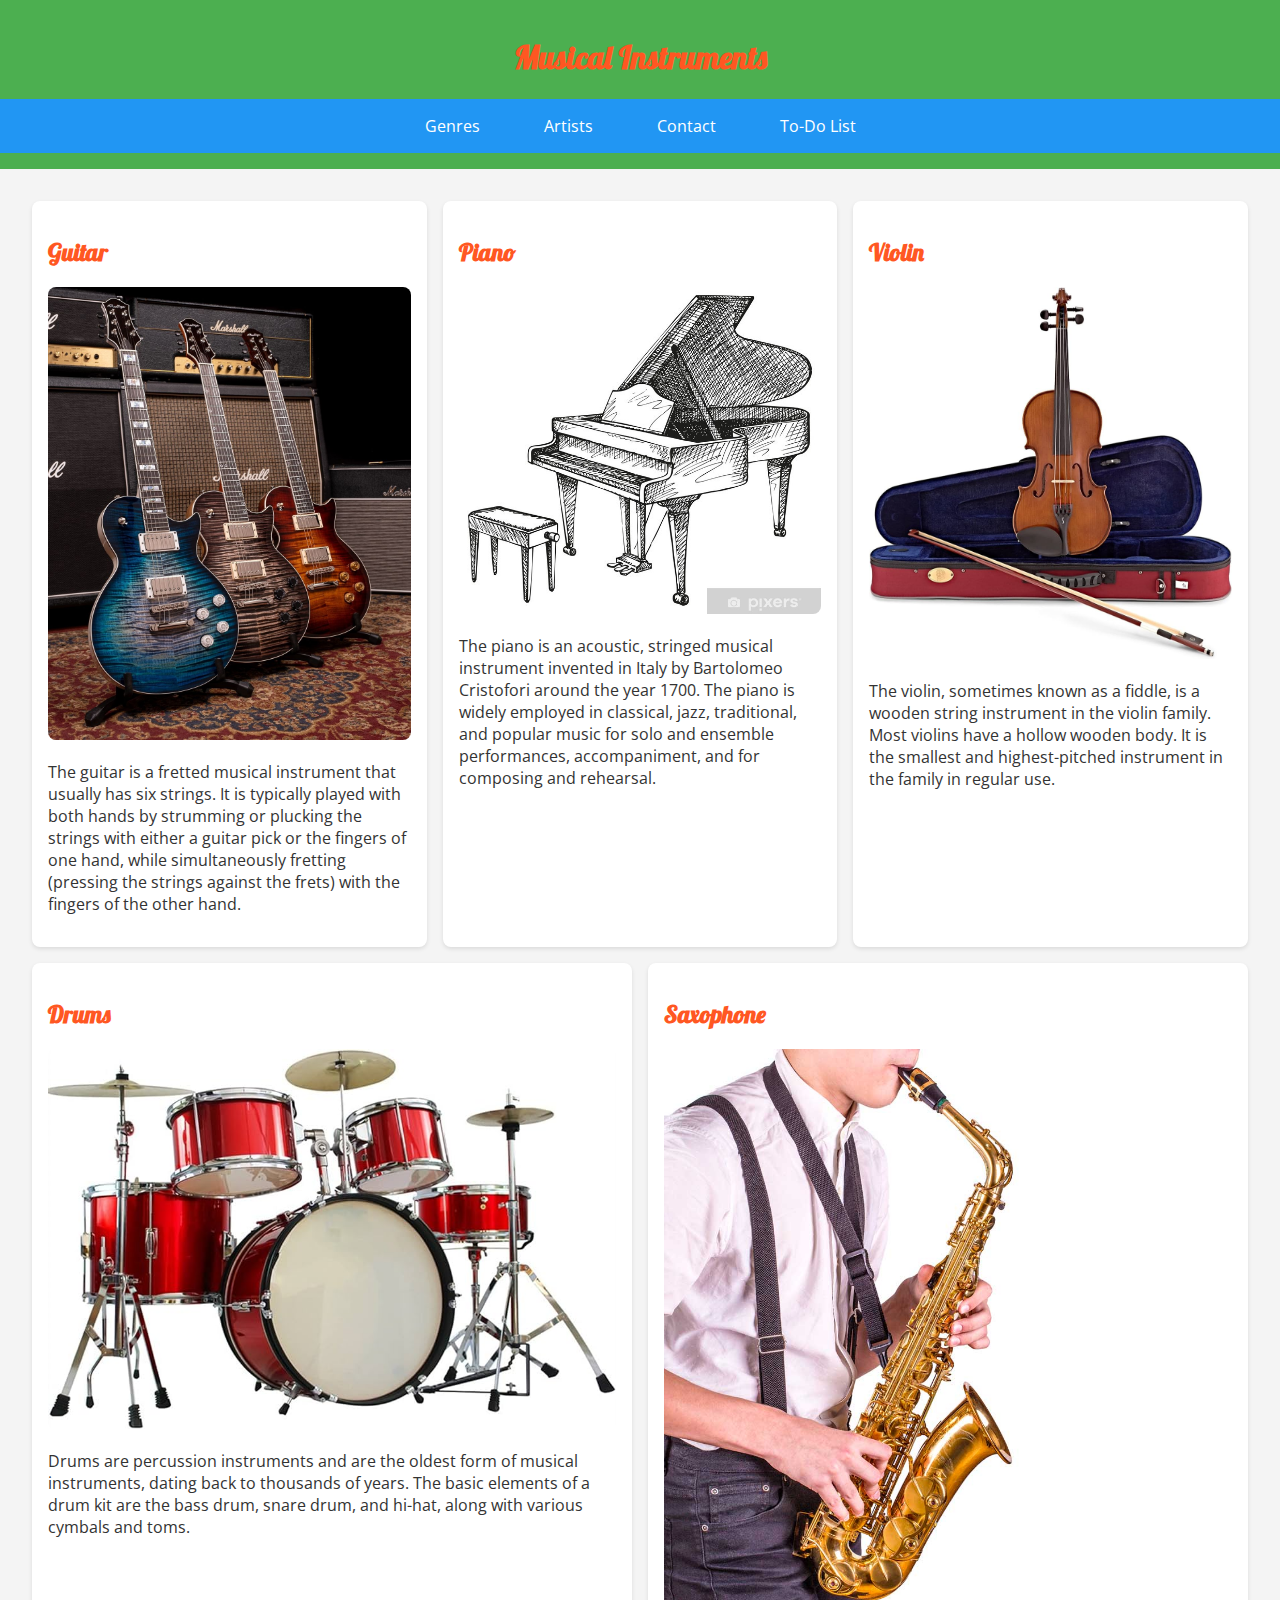
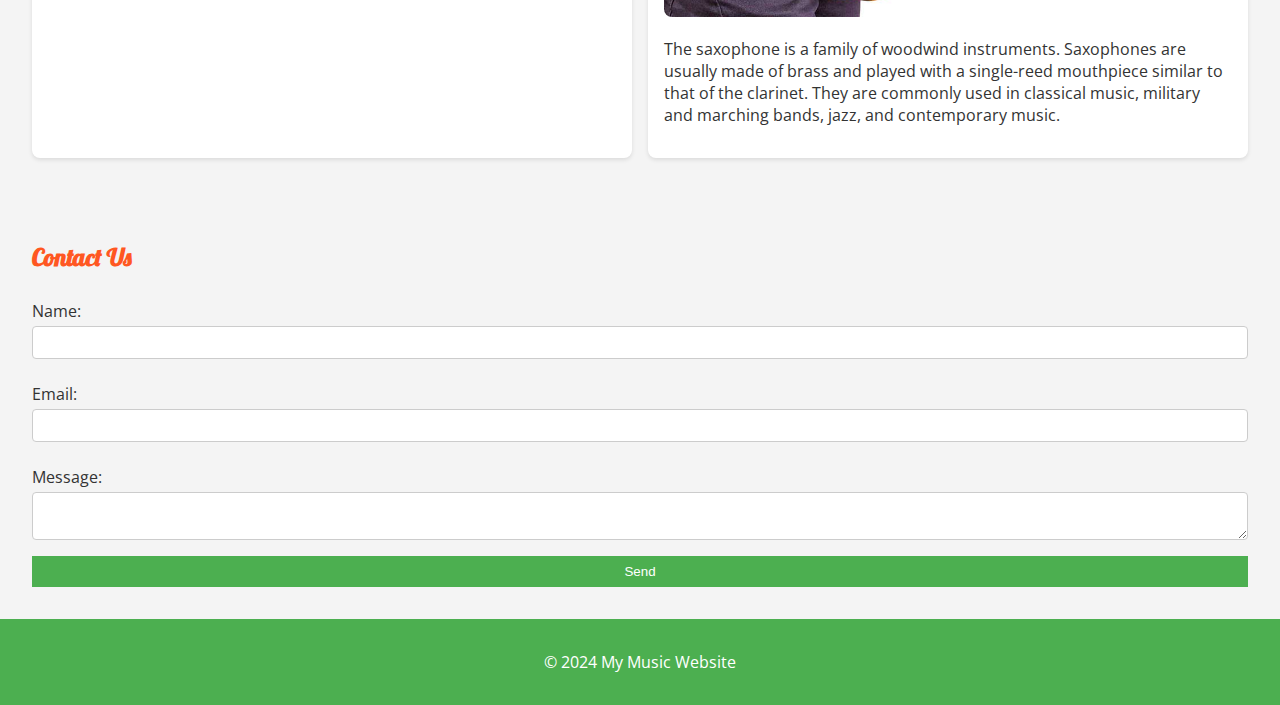
<file: instruments.html>
<!DOCTYPE html>
<html lang="en">
<head>
    <meta charset="UTF-8">
    <meta name="viewport" content="width=device-width, initial-scale=1.0">
    <title>Musical Instruments</title>
    <link rel="stylesheet" href="styles.css">
    <link href="https://fonts.googleapis.com/css2?family=Lobster&family=Open+Sans:wght@400;600&display=swap" rel="stylesheet">
</head>
<body>
    <div class="loader">
        <img src="loading.gif" alt="Loading...">
    </div>
    <header>
        <h1>Musical Instruments</h1>
        <nav>
            <ul>
                <li><a href="index.html">Genres</a></li>
                <li><a href="artist.html">Artists</a></li>
                <li><a href="#contact">Contact</a></li>
                <li><a href="list.html">To-Do List</a></li>
            </ul>
        </nav>
    </header>
    
    <section id="instruments">
        <article>
            <h2>Guitar</h2>
            <img src="Guitar.jpg" alt="Guitar">
            <p>The guitar is a fretted musical instrument that usually has six strings. It is typically played with both hands by strumming or plucking the strings with either a guitar pick or the fingers of one hand, while simultaneously fretting (pressing the strings against the frets) with the fingers of the other hand.</p>
        </article>
        <article>
            <h2>Piano</h2>
            <img src="piano.jpg" alt="Piano">
            <p>The piano is an acoustic, stringed musical instrument invented in Italy by Bartolomeo Cristofori around the year 1700. The piano is widely employed in classical, jazz, traditional, and popular music for solo and ensemble performances, accompaniment, and for composing and rehearsal.</p>
        </article>
        <article>
            <h2>Violin</h2>
            <img src="Violin.jpg" alt="Violin">
            <p>The violin, sometimes known as a fiddle, is a wooden string instrument in the violin family. Most violins have a hollow wooden body. It is the smallest and highest-pitched instrument in the family in regular use.</p>
        </article>
        <article>
            <h2>Drums</h2>
            <img src="Drums.jpg" alt="Drums">
            <p>Drums are percussion instruments and are the oldest form of musical instruments, dating back to thousands of years. The basic elements of a drum kit are the bass drum, snare drum, and hi-hat, along with various cymbals and toms.</p>
        </article>
        <article>
            <h2>Saxophone</h2>
            <img src="Saxophone.jpg" alt="Saxophone">
            <p>The saxophone is a family of woodwind instruments. Saxophones are usually made of brass and played with a single-reed mouthpiece similar to that of the clarinet. They are commonly used in classical music, military and marching bands, jazz, and contemporary music.</p>
        </article>
    </section>
    
    <section id="contact">
        <h2>Contact Us</h2>
        <form>
            <label for="name">Name:</label>
            <input type="text" id="name" name="name" required>
            <label for="email">Email:</label>
            <input type="email" id="email" name="email" required>
            <label for="message">Message:</label>
            <textarea id="message" name="message" required></textarea>
            <button type="submit">Send</button>
        </form>
    </section>
    
    <footer>
        <p>&copy; 2024 My Music Website</p>
    </footer>
    <script src="script2.js"></script>
</body>
</html>
</file>
<file: styles.css>
:root {
    --primary-color: #4CAF50;
    --secondary-color: #ff5722;
    --accent-color: #2196F3;
    --background-color: #f4f4f4;
    --text-color: #333;
    --font-size-base: 16px;
    --font-size-large: 2rem;
    --primary-font: 'Lobster', cursive;
    --secondary-font: 'Open Sans', sans-serif;
}

body {
    font-family: var(--secondary-font);
    margin: 0;
    padding: 0;
    background-color: var(--background-color);
    color: var(--text-color);
    animation: fadeIn 1s ease-in;
}

header, footer {
    background-color: var(--primary-color);
    color: white;
    text-align: center;
    padding: 1rem 0;
    animation: slideIn 1s ease-in-out;
}

nav ul {
    list-style: none;
    padding: 0;
    margin: 0;
    display: flex;
    justify-content: center;
    background-color: var(--accent-color);
    animation: fadeIn 2s ease-in;
}

nav ul li {
    margin: 0 1rem;
}

nav ul li a {
    color: white;
    text-decoration: none;
    padding: 1rem;
    display: block;
    transition: background-color 0.3s ease, color 0.3s ease;
    position: relative;
}

nav ul li a:hover {
    background-color: var(--secondary-color);
    color: var(--primary-color);
    transform: scale(1.1);
}

nav ul li a::after {
    content: '';
    position: absolute;
    bottom: -5px;
    left: 0;
    width: 0;
    height: 3px;
    background-color: var(--secondary-color);
    transition: width 0.3s;
}

nav ul li a:hover::after {
    width: 100%;
}

section {
    padding: 2rem;
}

h1, h2 {
    font-family: var(--primary-font);
    color: var(--secondary-color);
    transition: transform 0.3s ease;
}

h1:hover, h2:hover {
    transform: scale(1.05);
    color: var(--accent-color);
}

#genres, #artists, #instruments {
    display: flex;
    flex-wrap: wrap;
    gap: 1rem;
}

article {
    background: white;
    border-radius: 8px;
    box-shadow: 0 2px 4px rgba(0, 0, 0, 0.1);
    padding: 1rem;
    flex: 1 1 calc(33% - 1rem);
    box-sizing: border-box;
    transition: transform 0.3s ease, box-shadow 0.3s ease;
    animation: zoomIn 0.5s ease;
}

article:hover {
    transform: translateY(-10px);
    box-shadow: 0 4px 8px rgba(0, 0, 0, 0.2);
}

article img {
    border-radius: 8px;
    max-width: 100%;
    height: auto;
}

#artists {
    padding: 2rem;
    background-color: #f9f9f9;
    border-radius: 8px;
    box-shadow: 0 2px 4px rgba(0, 0, 0, 0.1);
}

#artists h2 {
    font-family: var(--primary-font);
    color: var(--accent-color);
    text-align: center;
    margin-bottom: 1rem;
    animation: slideIn 1s ease-in-out;
}

#artists img {
    display: block;
    max-width: 100%;
    height: auto;
    border-radius: 8px;
    margin: 0 auto 1rem;
    box-shadow: 0 2px 4px rgba(0, 0, 0, 0.1);
    transition: transform 0.3s ease, box-shadow 0.3s ease;
}

#artists img:hover {
    transform: scale(1.05);
    box-shadow: 0 4px 8px rgba(0, 0, 0, 0.2);
}

#artists p {
    font-family: var(--secondary-font);
    color: var(--text-color);
    text-align: center;
    margin: 0 auto;
    max-width: 600px;
    line-height: 1.6;
    animation: fadeIn 1s ease-in;
}

button {
    background-color: var(--primary-color);
    color: white;
    border: none;
    padding: 0.5rem 1rem;
    cursor: pointer;
    transition: background-color 0.3s ease, transform 0.3s ease;
    animation: zoomIn 0.5s ease;
}

button:hover {
    background-color: var(--secondary-color);
    transform: scale(1.05);
}

form {
    display: flex;
    flex-direction: column;
    animation: fadeIn 1s ease-in;
}

label {
    margin: 0.5rem 0 0.25rem;
}

input, textarea {
    padding: 0.5rem;
    margin-bottom: 1rem;
    border: 1px solid #ccc;
    border-radius: 4px;
    transition: border-color 0.3s ease, box-shadow 0.3s ease;
}

input:focus, textarea:focus {
    border-color: var(--primary-color);
    box-shadow: 0 0 5px rgba(0, 204, 0, 0.5);
}

textarea {
    resize: vertical;
}

@media (max-width: 1024px) {
    #genres, #artists, #instruments {
        flex-direction: column;
        align-items: center;
    }

    article {
        flex: 1 1 calc(50% - 1rem);
        margin-bottom: 2rem;
    }
}

@media (max-width: 768px) {
    article {
        flex: 1 1 calc(50% - 1rem);
    }

    #artists {
        padding: 1rem;
    }
}

@media (max-width: 480px) {
    article {
        flex: 1 1 100%;
    }
}

.loader {
    position: fixed;
    top: 0;
    left: 0;
    width: 100%;
    height: 100%;
    background: rgba(255, 255, 255, 0.8);
    display: flex;
    justify-content: center;
    align-items: center;
    z-index: 9999;
    opacity: 0;
    animation: fadeIn 1s forwards;
    transition: opacity 1s;
}

.loader img {
    width: 100px;
    height: 100px;
    animation: spin 2s linear infinite;
}

.loader.fade-out {
    animation: fadeOut 1s forwards;
    opacity: 0;
}

@keyframes fadeIn {
    from {
        opacity: 0;
    }
    to {
        opacity: 1;
    }
}

@keyframes fadeOut {
    from {
        opacity: 1;
    }
    to {
        opacity: 0;
    }
}

@keyframes slideIn {
    from {
        transform: translateY(-20px);
        opacity: 0;
    }
    to {
        transform: translateY(0);
        opacity: 1;
    }
}

@keyframes zoomIn {
    from {
        transform: scale(0.8);
        opacity: 0;
    }
    to {
        transform: scale(1);
        opacity: 1;
    }
}

@keyframes spin {
    from {
        transform: rotate(0deg);
    }
    to {
        transform: rotate(360deg);
    }
}
</file>
